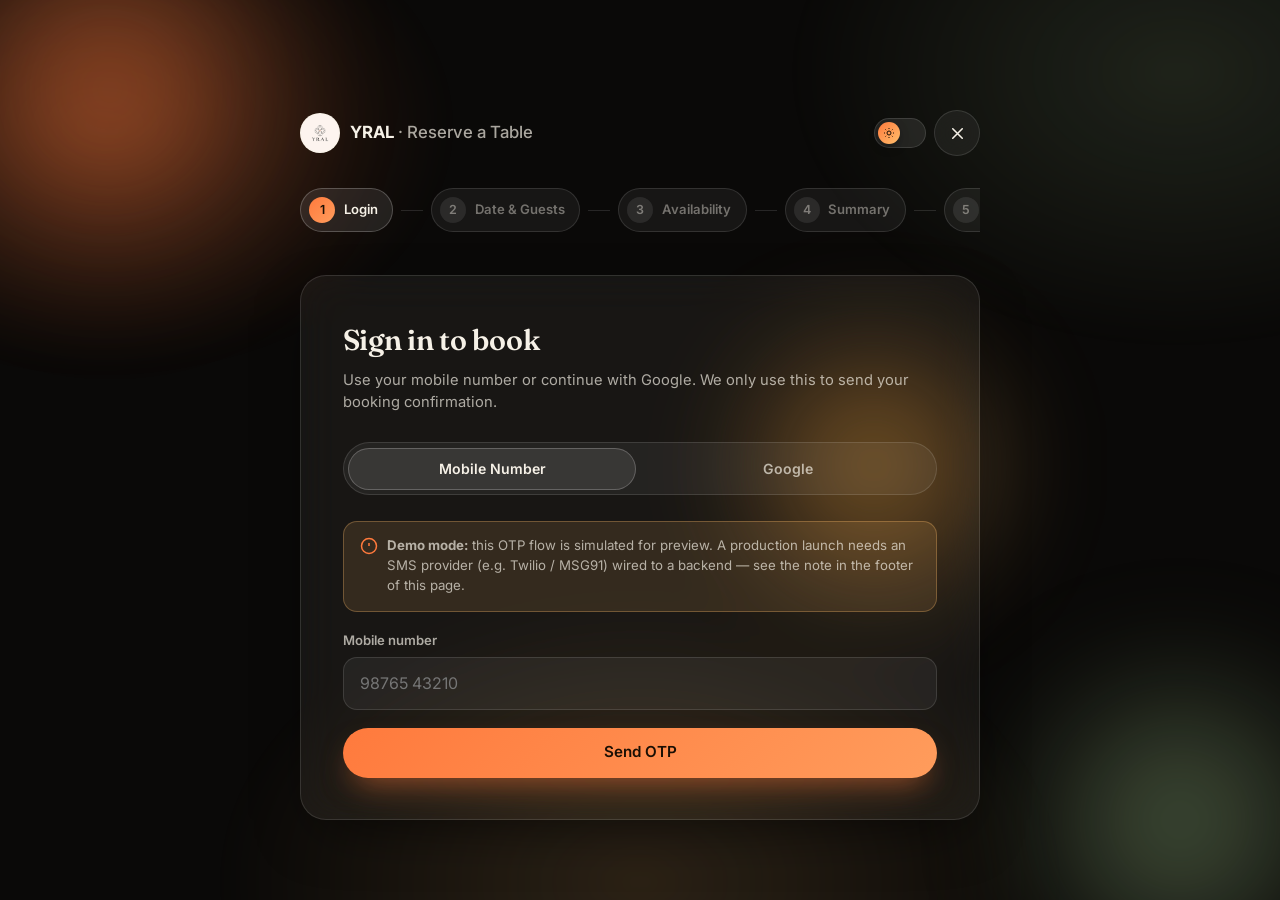
<file: booking.html>
<!DOCTYPE html>
<html lang="en">
<head>
<meta charset="UTF-8">
<meta name="viewport" content="width=device-width, initial-scale=1, viewport-fit=cover">
<title>Reserve a Table — YRAL Cafe</title>
<meta name="description" content="Check live table availability and reserve your table at YRAL Cafe in a few taps.">
<meta name="robots" content="noindex,follow">
<meta name="theme-color" content="#0a0908">
<link rel="icon" href="images/yral-logo.jpg">
<link rel="preconnect" href="https://fonts.googleapis.com">
<link rel="preconnect" href="https://fonts.gstatic.com" crossorigin>
<link href="https://fonts.googleapis.com/css2?family=Fraunces:opsz,wght@9..144,500;9..144,600;9..144,700&family=Inter:wght@400;500;600;700;800&display=swap" rel="stylesheet">
<link rel="stylesheet" href="css/style.css">
<link rel="stylesheet" href="css/booking.css">

<!-- Razorpay Checkout — client-side. See README for production requirements
     (server-side order creation + signature verification). -->
<script src="https://checkout.razorpay.com/v1/checkout.js" defer></script>
<!-- Google Identity Services — for "Continue with Google" -->
<script src="https://accounts.google.com/gsi/client" defer></script>
</head>
<body data-theme="dark">

<div class="bg-mesh" aria-hidden="true">
  <span class="blob blob-1"></span>
  <span class="blob blob-2"></span>
  <span class="blob blob-3"></span>
</div>

<div class="toast-region" id="toastRegion" role="status" aria-live="polite"></div>

<main class="booking-shell">
  <div class="container" style="max-width:760px;">
    <div class="booking-header">
      <a href="index.html" class="brand">
        <span class="brand-mark"><img src="images/yral-logo.jpg" alt="YRAL Cafe"></span>
        <span>YRAL <span style="color:var(--text-dim);font-weight:500;">· Reserve a Table</span></span>
      </a>
      <div style="display:flex;gap:.5rem;align-items:center;">
        <button class="theme-switch" id="themeSwitch" type="button" aria-label="Toggle theme" aria-pressed="false">
          <span class="knob"><svg viewBox="0 0 24 24" fill="none" stroke="currentColor" stroke-width="2"><circle cx="12" cy="12" r="4"/><path d="M12 2v2M12 20v2M4.9 4.9l1.4 1.4M17.7 17.7l1.4 1.4M2 12h2M20 12h2M4.9 19.1l1.4-1.4M17.7 6.3l1.4-1.4"/></svg></span>
        </button>
        <a href="index.html" class="btn-icon" aria-label="Close and return to site">
          <svg viewBox="0 0 24 24" fill="none" stroke="currentColor" stroke-width="2" stroke-linecap="round"><path d="M18 6 6 18M6 6l12 12"/></svg>
        </a>
      </div>
    </div>

    <div class="stepper" id="stepper" aria-label="Booking progress">
      <div class="step-pip active" data-step-pip="1"><span class="num">1</span>Login</div>
      <div class="step-connector"></div>
      <div class="step-pip" data-step-pip="2"><span class="num">2</span>Date &amp; Guests</div>
      <div class="step-connector"></div>
      <div class="step-pip" data-step-pip="3"><span class="num">3</span>Availability</div>
      <div class="step-connector"></div>
      <div class="step-pip" data-step-pip="4"><span class="num">4</span>Summary</div>
      <div class="step-connector"></div>
      <div class="step-pip" data-step-pip="5"><span class="num">5</span>Payment</div>
      <div class="step-connector"></div>
      <div class="step-pip" data-step-pip="6"><span class="num">6</span>Done</div>
    </div>

    <div class="glass-card booking-card">

      <!-- STEP 1 — LOGIN -->
      <section class="step-panel active" data-step="1" aria-labelledby="step1Title">
        <h2 class="step-title" id="step1Title">Sign in to book</h2>
        <p class="step-sub">Use your mobile number or continue with Google. We only use this to send your booking confirmation.</p>

        <div class="login-tabs" role="tablist">
          <button type="button" class="active" data-login-tab="mobile" role="tab" aria-selected="true">Mobile Number</button>
          <button type="button" data-login-tab="google" role="tab" aria-selected="false">Google</button>
        </div>

        <div class="login-panel active" data-login-panel="mobile">
          <div class="otp-note">
            <svg viewBox="0 0 24 24" fill="none" stroke="currentColor" stroke-width="2"><circle cx="12" cy="12" r="10"/><path d="M12 8v4M12 16h.01"/></svg>
            <span><strong>Demo mode:</strong> this OTP flow is simulated for preview. A production launch needs an SMS provider (e.g. Twilio / MSG91) wired to a backend — see the note in the footer of this page.</span>
          </div>
          <div class="form-field" id="fld-mobile">
            <label for="mobileInput">Mobile number</label>
            <input type="tel" id="mobileInput" inputmode="numeric" placeholder="98765 43210" maxlength="10" autocomplete="tel">
            <p class="field-error">Enter a valid 10-digit mobile number.</p>
          </div>
          <button class="btn btn-primary btn-full" id="sendOtpBtn" type="button">
            <span class="spinner" aria-hidden="true"></span>
            <span class="btn-label">Send OTP</span>
          </button>

          <div id="otpStage" style="display:none;margin-top:1.4rem;">
            <label style="display:block;font-size:.82rem;font-weight:600;margin-bottom:.6rem;color:var(--text-dim);">Enter the 4-digit code sent to <span id="otpPhoneEcho" style="color:var(--text);"></span></label>
            <div class="otp-inputs" id="otpInputs">
              <input type="text" inputmode="numeric" maxlength="1" aria-label="OTP digit 1">
              <input type="text" inputmode="numeric" maxlength="1" aria-label="OTP digit 2">
              <input type="text" inputmode="numeric" maxlength="1" aria-label="OTP digit 3">
              <input type="text" inputmode="numeric" maxlength="1" aria-label="OTP digit 4">
            </div>
            <p class="field-error" id="otpError" style="display:none;">Incorrect code. Demo code is shown in the toast — try again.</p>
            <div class="resend-row">
              <span id="resendTimer">Resend code in 30s</span>
              <button type="button" id="resendBtn" disabled>Resend OTP</button>
            </div>
            <button class="btn btn-primary btn-full" id="verifyOtpBtn" type="button" style="margin-top:1.2rem;">
              <span class="spinner" aria-hidden="true"></span>
              <span class="btn-label">Verify &amp; Continue</span>
            </button>
          </div>
        </div>

        <div class="login-panel" data-login-panel="google">
          <div class="otp-note">
            <svg viewBox="0 0 24 24" fill="none" stroke="currentColor" stroke-width="2"><circle cx="12" cy="12" r="10"/><path d="M12 8v4M12 16h.01"/></svg>
            <span>Google sign-in requires a Google Cloud OAuth Client ID (free to create). Until one is configured for this domain, use the demo button below to simulate a Google login.</span>
          </div>
          <div id="googleBtnMount" style="margin-bottom:1rem;"></div>
          <button class="google-btn" id="googleDemoBtn" type="button">
            <svg viewBox="0 0 24 24"><path fill="#4285F4" d="M22.56 12.25c0-.78-.07-1.53-.2-2.25H12v4.26h5.92a5.06 5.06 0 0 1-2.2 3.32v2.77h3.57c2.08-1.92 3.28-4.74 3.28-8.1z"/><path fill="#34A853" d="M12 23c2.97 0 5.46-.98 7.28-2.66l-3.57-2.77c-.99.67-2.26 1.06-3.71 1.06-2.86 0-5.29-1.93-6.16-4.53H2.18v2.84A11 11 0 0 0 12 23z"/><path fill="#FBBC05" d="M5.84 14.1A6.6 6.6 0 0 1 5.5 12c0-.73.12-1.44.34-2.1V7.06H2.18A11 11 0 0 0 1 12c0 1.77.42 3.45 1.18 4.94l3.66-2.84z"/><path fill="#EA4335" d="M12 5.38c1.62 0 3.06.56 4.21 1.64l3.15-3.15C17.45 2.09 14.97 1 12 1a11 11 0 0 0-9.82 6.06l3.66 2.84C6.71 7.3 9.14 5.38 12 5.38z"/></svg>
            <span class="btn-label">Continue with Google (demo)</span>
          </button>
        </div>
      </section>

      <!-- STEP 2 — DATE, TIME, GUESTS -->
      <section class="step-panel" data-step="2" aria-labelledby="step2Title">
        <h2 class="step-title" id="step2Title">When are you visiting?</h2>
        <p class="step-sub">Pick a date, time slot and party size — we'll check live availability against our 9 tables.</p>

        <div class="form-field" id="fld-bookdate">
          <label for="bookDate">Date</label>
          <input type="date" id="bookDate">
          <p class="field-error">Please choose a valid upcoming date.</p>
        </div>

        <label style="display:block;font-size:.82rem;font-weight:600;margin:1.2rem 0 .6rem;color:var(--text-dim);">Time slot</label>
        <div class="slot-grid" id="slotGrid"></div>
        <p class="field-error" id="slotError" style="display:none;margin-bottom:1rem;">Please select a time slot.</p>

        <label style="display:block;font-size:.82rem;font-weight:600;margin:1.4rem 0 .6rem;color:var(--text-dim);">Number of guests</label>
        <div class="guests-control">
          <button type="button" id="guestMinus" aria-label="Decrease guests">−</button>
          <span class="guests-count" id="guestCount">2</span>
          <button type="button" id="guestPlus" aria-label="Increase guests">+</button>
        </div>
        <p class="guests-hint">Up to 12 guests can be booked online (2 tables combined). For 13+, please call us.</p>
        <div class="call-banner" id="largePartyBanner" style="display:none;">
          <svg viewBox="0 0 24 24" fill="none" stroke="currentColor" stroke-width="2"><path d="M22 16.9v3a2 2 0 0 1-2.2 2A19.8 19.8 0 0 1 2.1 4.2 2 2 0 0 1 4.1 2h3a2 2 0 0 1 2 1.7c.1.9.3 1.8.6 2.6a2 2 0 0 1-.5 2.1L8 9.6a16 16 0 0 0 6.4 6.4l1.2-1.2a2 2 0 0 1 2.1-.5c.8.3 1.7.5 2.6.6a2 2 0 0 1 1.7 2Z"/></svg>
          <span>For groups of 13 or more, please call us at <a href="tel:+914012345678" style="color:var(--accent);font-weight:600;">+91 40 1234 5678</a> so our team can arrange seating.</span>
        </div>

        <div class="step-actions">
          <button class="btn btn-glass" data-goto-step="1" type="button">Back</button>
          <button class="btn btn-primary" id="toAvailabilityBtn" type="button">Check Availability</button>
        </div>
      </section>

      <!-- STEP 3 — AVAILABILITY -->
      <section class="step-panel" data-step="3" aria-labelledby="step3Title">
        <h2 class="step-title" id="step3Title">Checking availability…</h2>
        <p class="step-sub">Matching your party size against our live table map.</p>

        <div class="avail-loading" id="availLoading">
          <div class="ring"></div>
          <span>Matching tables for your slot…</span>
        </div>

        <div class="avail-result" id="availOk">
          <div class="avail-ok">
            <div class="table-pick" id="tablePickList"></div>
            <p style="font-size:.85rem;color:var(--text-dim);">Great news — we found a table for you. Continue to review your booking summary.</p>
          </div>
          <div class="step-actions">
            <button class="btn btn-glass" data-goto-step="2" type="button">Back</button>
            <button class="btn btn-primary" data-goto-step="4" type="button">Continue to Summary</button>
          </div>
        </div>

        <div class="avail-result" id="availFail">
          <div class="avail-fail">
            <svg viewBox="0 0 24 24" fill="none" stroke="currentColor" stroke-width="1.6"><circle cx="12" cy="12" r="10"/><path d="M12 8v4M12 16h.01"/></svg>
            <h3 style="font-size:1.05rem;">No tables free at this exact slot</h3>
            <p id="availFailMsg" style="font-size:.87rem;">All matching tables are booked for this time. Try one of these nearby slots:</p>
            <div class="alt-slots" id="altSlots"></div>
          </div>
          <div class="step-actions">
            <button class="btn btn-glass" data-goto-step="2" type="button">Change Date / Time</button>
            <a class="btn btn-primary" href="tel:+914012345678">Call the Cafe</a>
          </div>
        </div>
      </section>

      <!-- STEP 4 — SUMMARY -->
      <section class="step-panel" data-step="4" aria-labelledby="step4Title">
        <h2 class="step-title" id="step4Title">Review your booking</h2>
        <p class="step-sub">Please confirm the details below before paying the confirmation fee.</p>

        <div class="summary-list" id="summaryList"></div>

        <div class="form-field" id="fld-guestname">
          <label for="guestName">Name for the reservation</label>
          <input type="text" id="guestName" autocomplete="name">
          <p class="field-error">Please enter a name.</p>
        </div>
        <div class="form-field" id="fld-guestnotes">
          <label for="guestNotes">Special requests (optional)</label>
          <textarea id="guestNotes" placeholder="Window seat, birthday, allergies…"></textarea>
        </div>

        <div class="step-actions">
          <button class="btn btn-glass" data-goto-step="3" type="button">Back</button>
          <button class="btn btn-primary" data-goto-step="5" id="toPaymentBtn" type="button">Continue to Payment</button>
        </div>
      </section>

      <!-- STEP 5 — PAYMENT -->
      <section class="step-panel" data-step="5" aria-labelledby="step5Title">
        <h2 class="step-title" id="step5Title">Confirm with a small token fee</h2>
        <p class="step-sub">A nominal confirmation fee secures your table. It's adjusted against your final bill.</p>

        <div class="demo-pay-note">
          <svg viewBox="0 0 24 24" fill="none" stroke="currentColor" stroke-width="2"><circle cx="12" cy="12" r="10"/><path d="M12 8v4M12 16h.01"/></svg>
          <span><strong>Sandbox note:</strong> this uses Razorpay's real Checkout.js with a placeholder test key. Replace <code>RAZORPAY_KEY_ID</code> in <code>js/booking.js</code> with your live key to accept real payments — see README for the backend requirement (order creation + signature verification).</span>
        </div>

        <div class="summary-list">
          <div class="summary-row"><span>Confirmation fee</span><span id="feeAmountLabel">₹79</span></div>
        </div>

        <button class="btn btn-primary btn-full" id="payNowBtn" type="button">
          <span class="spinner" aria-hidden="true"></span>
          <span class="btn-label">Pay &amp; Confirm Booking</span>
        </button>
        <div class="step-actions">
          <button class="btn btn-glass btn-full" data-goto-step="4" type="button">Back</button>
        </div>
      </section>

      <!-- STEP 6 — CONFIRMATION -->
      <section class="step-panel" data-step="6" aria-labelledby="step6Title">
        <div class="confirm-check">
          <svg viewBox="0 0 24 24" fill="none" stroke="currentColor" stroke-width="2.4" stroke-linecap="round" stroke-linejoin="round"><path d="M20 6 9 17l-5-5"/></svg>
        </div>
        <h2 class="step-title" id="step6Title" style="text-align:center;">Table Reserved!</h2>
        <p class="step-sub" style="text-align:center;">Your booking is confirmed. We've noted your details below.</p>
        <p class="booking-ref" id="confirmRef"></p>
        <div class="summary-list" id="confirmSummary"></div>
        <div class="step-actions">
          <a class="btn btn-glass btn-full" href="index.html">Back to Home</a>
          <button class="btn btn-primary btn-full" id="newBookingBtn" type="button">Make Another Booking</button>
        </div>
      </section>

    </div>
  </div>
</main>

<script src="js/table-api.js"></script>
<script src="js/booking-logic.js"></script>
<script src="js/booking.js"></script>
</body>
</html>
</file>
<file: css/style.css>
/* ==========================================================================
   YRAL Cafe — Premium Landing Page Styles
   Glass Morphism / Neomorphism / Motion / Animated Gradients
   ========================================================================== */

/* ---------- Reset ---------- */
*,*::before,*::after{box-sizing:border-box;margin:0;padding:0;}
html{scroll-behavior:smooth;-webkit-text-size-adjust:100%;}
body{min-height:100dvh;line-height:1.5;-webkit-font-smoothing:antialiased;text-rendering:optimizeLegibility;overflow-x:hidden;}
img,svg{display:block;max-width:100%;}
button{font:inherit;color:inherit;background:none;border:0;cursor:pointer;}
a{color:inherit;text-decoration:none;}
input,textarea,select{font:inherit;color:inherit;}
ul{list-style:none;}
:focus-visible{outline:2px solid var(--accent);outline-offset:3px;border-radius:6px;}

/* ---------- Theme Tokens ---------- */
:root{
  --accent:#ff7a3d;
  --accent-2:#ffbe6b;
  --accent-3:#8fae7c;
  --radius-lg:26px;
  --radius-md:18px;
  --radius-sm:12px;
  --header-h:78px;
  --ease:cubic-bezier(.22,1,.36,1);
  --shadow-color:0deg 0% 0%;
}

[data-theme="dark"]{
  --bg:#0a0908;
  --bg-2:#111008;
  --surface:rgba(255,255,255,0.055);
  --surface-strong:rgba(255,255,255,0.09);
  --surface-solid:#17150f;
  --border:rgba(255,255,255,0.12);
  --border-strong:rgba(255,255,255,0.22);
  --text:#f6f1e7;
  --text-dim:rgba(246,241,231,0.68);
  --text-faint:rgba(246,241,231,0.42);
  --shadow-1:0 20px 60px -20px rgba(0,0,0,0.65);
  --shadow-glow:0 0 0 1px rgba(255,122,61,0.25),0 20px 50px -15px rgba(255,122,61,0.35);
  --scrollbar:rgba(255,255,255,0.18);
}
[data-theme="light"]{
  --bg:#faf5ec;
  --bg-2:#f2ead9;
  --surface:rgba(255,255,255,0.55);
  --surface-strong:rgba(255,255,255,0.75);
  --surface-solid:#ffffff;
  --border:rgba(20,15,5,0.10);
  --border-strong:rgba(20,15,5,0.18);
  --text:#1c1710;
  --text-dim:rgba(28,23,16,0.66);
  --text-faint:rgba(28,23,16,0.44);
  --shadow-1:0 20px 60px -25px rgba(60,40,10,0.28);
  --shadow-glow:0 0 0 1px rgba(255,122,61,0.3),0 20px 50px -15px rgba(255,122,61,0.28);
  --scrollbar:rgba(20,15,5,0.25);
}

body{
  background:var(--bg);
  color:var(--text);
  font-family:'Inter',system-ui,-apple-system,sans-serif;
  transition:background-color .5s var(--ease),color .5s var(--ease);
}
h1,h2,h3,h4,.font-display{font-family:'Fraunces',Georgia,serif;letter-spacing:-0.01em;}

/* scrollbar */
::-webkit-scrollbar{width:10px;}
::-webkit-scrollbar-track{background:transparent;}
::-webkit-scrollbar-thumb{background:var(--scrollbar);border-radius:99px;}

/* ---------- Skip link ---------- */
.skip-link{
  position:absolute;left:-999px;top:0;z-index:2000;background:var(--accent);color:#150c04;
  padding:.75rem 1.25rem;border-radius:0 0 12px 0;font-weight:600;
}
.skip-link:focus{left:0;}

/* ---------- Layout helpers ---------- */
.section{position:relative;padding:clamp(4rem,8vw,7rem) 0;}
.container{width:100%;max-width:1280px;margin:0 auto;padding:0 clamp(1.1rem,4vw,2.5rem);}
.section-head{max-width:680px;margin:0 auto clamp(2.5rem,5vw,3.5rem);text-align:center;}
.eyebrow{
  display:inline-flex;align-items:center;gap:.5rem;font-size:.78rem;font-weight:600;letter-spacing:.14em;
  text-transform:uppercase;color:var(--accent);margin-bottom:1rem;
}
.eyebrow::before{content:"";width:6px;height:6px;border-radius:50%;background:var(--accent);box-shadow:0 0 0 4px rgba(255,122,61,.18);}
.section-head h2{font-size:clamp(2rem,4.2vw,2.9rem);font-weight:600;line-height:1.12;margin-bottom:.9rem;}
.section-head p{color:var(--text-dim);font-size:clamp(1rem,1.3vw,1.12rem);}

.text-gradient{
  background:linear-gradient(100deg,var(--accent),var(--accent-2) 55%,var(--accent));
  -webkit-background-clip:text;background-clip:text;color:transparent;
}

/* ---------- Buttons ---------- */
.btn{
  --btn-pad-y:.85rem;--btn-pad-x:1.6rem;
  display:inline-flex;align-items:center;justify-content:center;gap:.55rem;
  padding:var(--btn-pad-y) var(--btn-pad-x);border-radius:99px;font-weight:600;font-size:.95rem;
  min-height:48px;position:relative;isolation:isolate;transition:transform .35s var(--ease),box-shadow .35s var(--ease);
  white-space:nowrap;
}
.btn svg{width:18px;height:18px;flex:none;}
.btn:active{transform:scale(.97);}
.btn-primary{
  background:linear-gradient(135deg,var(--accent),#ff9c5c);
  color:#1a0f04;box-shadow:0 14px 30px -10px rgba(255,122,61,.55);
}
.btn-primary:hover{transform:translateY(-3px);box-shadow:0 20px 40px -12px rgba(255,122,61,.65);}
.btn-glass{
  background:var(--surface);border:1px solid var(--border);color:var(--text);
  backdrop-filter:blur(16px) saturate(150%);-webkit-backdrop-filter:blur(16px) saturate(150%);
}
.btn-glass:hover{background:var(--surface-strong);transform:translateY(-3px);border-color:var(--border-strong);}
.btn-sm{padding:.6rem 1.1rem;font-size:.85rem;min-height:38px;}
.btn-icon{
  width:46px;height:46px;padding:0;border-radius:50%;background:var(--surface);border:1px solid var(--border);
  display:inline-flex;align-items:center;justify-content:center;backdrop-filter:blur(14px);
  transition:transform .3s var(--ease),background .3s var(--ease);
}
.btn-icon:hover{transform:translateY(-2px) scale(1.04);background:var(--surface-strong);}
.btn-icon svg{width:19px;height:19px;}
.btn-full{width:100%;}
.btn[disabled]{opacity:.5;cursor:not-allowed;transform:none !important;box-shadow:none !important;}

/* ---------- Cursor glow (desktop) ---------- */
.cursor-glow{
  position:fixed;top:0;left:0;width:420px;height:420px;border-radius:50%;pointer-events:none;z-index:5;
  background:radial-gradient(circle,rgba(255,122,61,.16),transparent 70%);
  transform:translate(-50%,-50%);transition:opacity .3s ease;opacity:0;mix-blend-mode:plus-lighter;
}
.has-cursor .cursor-glow{opacity:1;}

/* ---------- Background mesh / blobs ---------- */
.bg-mesh{
  position:fixed;inset:0;z-index:0;overflow:hidden;pointer-events:none;
}
.bg-mesh::before{
  content:"";position:absolute;inset:-10%;
  background:
    radial-gradient(38% 38% at 15% 20%, rgba(255,122,61,.20), transparent 60%),
    radial-gradient(42% 42% at 85% 15%, rgba(143,174,124,.16), transparent 60%),
    radial-gradient(46% 46% at 50% 90%, rgba(255,190,107,.14), transparent 60%);
  animation:meshDrift 24s ease-in-out infinite alternate;
  filter:blur(10px);
}
@keyframes meshDrift{
  0%{transform:translate3d(0,0,0) scale(1);}
  50%{transform:translate3d(2%,-3%,0) scale(1.08);}
  100%{transform:translate3d(-3%,2%,0) scale(1.02);}
}
.blob{
  position:absolute;border-radius:50%;filter:blur(60px);opacity:.55;will-change:transform;
}
.blob-1{width:420px;height:420px;background:radial-gradient(circle,var(--accent),transparent 70%);top:-120px;left:-100px;animation:floatBlob 18s var(--ease) infinite;}
.blob-2{width:360px;height:360px;background:radial-gradient(circle,var(--accent-3),transparent 70%);bottom:-100px;right:-80px;animation:floatBlob 22s var(--ease) infinite reverse;}
.blob-3{width:300px;height:300px;background:radial-gradient(circle,var(--accent-2),transparent 70%);top:35%;right:20%;animation:floatBlob 26s var(--ease) infinite;}
@keyframes floatBlob{
  0%,100%{transform:translate(0,0) scale(1);}
  33%{transform:translate(40px,-30px) scale(1.1);}
  66%{transform:translate(-30px,25px) scale(.94);}
}

/* particle canvas */
#particles{position:absolute;inset:0;width:100%;height:100%;display:block;}

/* ---------- Navbar ---------- */
.navbar{
  position:fixed;top:0;left:0;right:0;z-index:1000;padding:16px clamp(1rem,4vw,2.5rem);
  transition:padding .35s var(--ease);
}
.navbar-inner{
  max-width:1280px;margin:0 auto;display:flex;align-items:center;justify-content:space-between;gap:1rem;
  padding:.6rem .7rem .6rem 1rem;border-radius:99px;background:var(--surface);border:1px solid var(--border);
  backdrop-filter:blur(22px) saturate(160%);-webkit-backdrop-filter:blur(22px) saturate(160%);
  box-shadow:var(--shadow-1);transition:background .4s var(--ease),box-shadow .4s var(--ease);
}
.navbar.scrolled .navbar-inner{box-shadow:0 12px 40px -18px rgba(0,0,0,.4);}
.brand{display:flex;align-items:center;gap:.65rem;font-weight:700;font-size:1.05rem;}
.brand-mark{width:42px;height:42px;border-radius:50%;overflow:hidden;background:#faf3e8;border:1px solid var(--border);flex:none;}
.brand-mark img{width:100%;height:100%;object-fit:cover;}
.brand-text{display:flex;flex-direction:column;line-height:1.1;}
.brand-text small{font-size:.62rem;letter-spacing:.14em;color:var(--text-dim);font-weight:500;text-transform:uppercase;}
.nav-links{display:flex;align-items:center;gap:.35rem;}
.nav-links a{
  padding:.6rem .95rem;border-radius:99px;font-size:.9rem;font-weight:500;color:var(--text-dim);
  transition:color .25s,background .25s;position:relative;
}
.nav-links a:hover,.nav-links a.active{color:var(--text);background:var(--surface-strong);}
.nav-actions{display:flex;align-items:center;gap:.55rem;}
.nav-toggle{display:none;}

.theme-switch{
  width:52px;height:30px;border-radius:99px;background:var(--surface-strong);border:1px solid var(--border);
  position:relative;flex:none;
}
.theme-switch .knob{
  position:absolute;top:3px;left:3px;width:22px;height:22px;border-radius:50%;
  background:linear-gradient(135deg,var(--accent),var(--accent-2));display:flex;align-items:center;justify-content:center;
  transition:transform .4s var(--ease);box-shadow:0 4px 10px rgba(0,0,0,.3);
}
[data-theme="light"] .theme-switch .knob{transform:translateX(22px);}
.theme-switch svg{width:12px;height:12px;color:#1a0f04;}

/* mobile drawer */
.mobile-drawer{
  position:fixed;inset:0;z-index:1100;visibility:hidden;
}
.mobile-drawer .drawer-backdrop{
  position:absolute;inset:0;background:rgba(0,0,0,.55);opacity:0;transition:opacity .35s var(--ease);
}
.mobile-drawer .drawer-panel{
  position:absolute;top:0;right:0;height:100%;width:min(86vw,360px);
  background:var(--surface-solid);border-left:1px solid var(--border);
  transform:translateX(100%);transition:transform .45s var(--ease);
  padding:1.5rem 1.4rem;display:flex;flex-direction:column;gap:1.6rem;
  box-shadow:-30px 0 60px -20px rgba(0,0,0,.5);
}
.mobile-drawer.open{visibility:visible;}
.mobile-drawer.open .drawer-backdrop{opacity:1;}
.mobile-drawer.open .drawer-panel{transform:translateX(0);}
.drawer-top{display:flex;align-items:center;justify-content:space-between;}
.drawer-links{display:flex;flex-direction:column;gap:.3rem;}
.drawer-links a{padding:.9rem 1rem;border-radius:14px;font-size:1.05rem;font-weight:600;color:var(--text);}
.drawer-links a:hover,.drawer-links a:focus-visible{background:var(--surface);}
.drawer-foot{margin-top:auto;display:flex;flex-direction:column;gap:.8rem;}

/* ---------- Hero ---------- */
.hero{
  position:relative;min-height:100dvh;display:flex;align-items:center;padding-top:calc(var(--header-h)+2rem);
  overflow:hidden;
}
.hero-grid{
  display:grid;grid-template-columns:1.05fr .95fr;gap:clamp(2rem,4vw,3.5rem);align-items:center;width:100%;
}
.hero-badge{
  display:inline-flex;align-items:center;gap:.5rem;padding:.5rem .9rem;border-radius:99px;
  background:var(--surface);border:1px solid var(--border);font-size:.8rem;font-weight:600;margin-bottom:1.4rem;
  backdrop-filter:blur(14px);
}
.hero-badge .dot{width:7px;height:7px;border-radius:50%;background:var(--accent-3);box-shadow:0 0 0 4px rgba(143,174,124,.25);animation:pulseDot 2s infinite;}
@keyframes pulseDot{0%,100%{opacity:1;}50%{opacity:.4;}}
.hero h1{font-size:clamp(2.6rem,6vw,4.4rem);font-weight:600;line-height:1.04;margin-bottom:1.2rem;}
.hero p.lead{font-size:clamp(1.02rem,1.6vw,1.2rem);color:var(--text-dim);max-width:540px;margin-bottom:2rem;}
.hero-ctas{display:flex;flex-wrap:wrap;gap:.9rem;margin-bottom:2.6rem;}
.hero-stats{display:flex;flex-wrap:wrap;gap:clamp(1.2rem,3vw,2.2rem);}
.hero-stat b{display:block;font-family:'Fraunces',serif;font-size:clamp(1.5rem,2.4vw,1.9rem);font-weight:600;}
.hero-stat span{font-size:.8rem;color:var(--text-dim);text-transform:uppercase;letter-spacing:.08em;}

.hero-visual{position:relative;aspect-ratio:4/5;width:100%;max-width:520px;margin-inline:auto;}
.hero-card{
  position:absolute;inset:0;border-radius:32px;overflow:hidden;border:1px solid var(--border-strong);
  box-shadow:var(--shadow-1);
}
.hero-card img{width:100%;height:100%;object-fit:cover;}
.hero-card::after{
  content:"";position:absolute;inset:0;background:linear-gradient(180deg,transparent 55%,rgba(10,8,6,.65));
}
.hero-card-tag{
  position:absolute;left:1.4rem;bottom:1.4rem;right:1.4rem;color:#fff;z-index:2;
}
.hero-card-tag strong{display:block;font-family:'Fraunces',serif;font-size:1.3rem;}
.hero-card-tag span{font-size:.82rem;opacity:.85;}
.floating-chip{
  position:absolute;padding:.85rem 1.1rem;border-radius:18px;background:var(--surface-strong);
  border:1px solid var(--border-strong);backdrop-filter:blur(20px) saturate(160%);box-shadow:var(--shadow-1);
  display:flex;align-items:center;gap:.65rem;font-size:.85rem;font-weight:600;z-index:3;
  animation:floatChip 6s var(--ease) infinite;
}
.floating-chip img{width:36px;height:36px;border-radius:10px;object-fit:cover;}
.chip-1{top:8%;left:-8%;animation-delay:0s;}
.chip-2{bottom:12%;right:-10%;animation-delay:1.2s;}
@keyframes floatChip{0%,100%{transform:translateY(0);}50%{transform:translateY(-14px);}}

.scroll-cue{
  position:absolute;left:50%;bottom:26px;transform:translateX(-50%);display:flex;flex-direction:column;
  align-items:center;gap:.4rem;font-size:.7rem;letter-spacing:.14em;text-transform:uppercase;color:var(--text-faint);
}
.scroll-cue .line{width:1px;height:34px;background:linear-gradient(180deg,var(--text-faint),transparent);position:relative;overflow:hidden;}
.scroll-cue .line::after{content:"";position:absolute;top:0;left:0;width:100%;height:40%;background:var(--accent);animation:scrollLine 2.2s ease-in-out infinite;}
@keyframes scrollLine{0%{transform:translateY(-100%);}100%{transform:translateY(250%);}}

/* ---------- Reveal-on-scroll ---------- */
[data-reveal]{opacity:0;transform:translateY(28px);transition:opacity .8s var(--ease),transform .8s var(--ease);}
[data-reveal].in-view{opacity:1;transform:translateY(0);}
[data-reveal="scale"]{transform:translateY(0) scale(.92);}
[data-reveal="scale"].in-view{transform:scale(1);}
[data-reveal-stagger] > *{transition-delay:calc(var(--i,0) * 90ms);}

/* ---------- Glass Card base ---------- */
.glass-card{
  background:var(--surface);border:1px solid var(--border);border-radius:var(--radius-lg);
  backdrop-filter:blur(20px) saturate(160%);-webkit-backdrop-filter:blur(20px) saturate(160%);
  box-shadow:var(--shadow-1);
}

/* ---------- About ---------- */
.about-grid{display:grid;grid-template-columns:.9fr 1.1fr;gap:clamp(2rem,4vw,3.5rem);align-items:center;}
.about-media{position:relative;border-radius:28px;overflow:hidden;aspect-ratio:1/1.1;box-shadow:var(--shadow-1);border:1px solid var(--border);}
.about-media img{width:100%;height:100%;object-fit:cover;transition:transform .8s var(--ease);}
.about-media:hover img{transform:scale(1.06);}
.about-copy p{color:var(--text-dim);margin-bottom:1.1rem;font-size:1.02rem;}
.about-copy h2{font-size:clamp(1.9rem,3.6vw,2.6rem);font-weight:600;margin-bottom:1.1rem;line-height:1.15;}
.feature-pills{display:grid;grid-template-columns:repeat(3,1fr);gap:.9rem;margin-top:1.8rem;}
.feature-pill{
  padding:1.1rem .9rem;border-radius:18px;text-align:center;background:var(--surface);border:1px solid var(--border);
  transition:transform .35s var(--ease),background .35s;
}
.feature-pill:hover{transform:translateY(-6px);background:var(--surface-strong);}
.feature-pill svg{width:26px;height:26px;color:var(--accent);margin:0 auto .55rem;}
.feature-pill b{display:block;font-size:.88rem;font-weight:700;}
.feature-pill span{font-size:.72rem;color:var(--text-faint);}

/* ---------- Menu section ---------- */
.menu-toolbar{display:flex;flex-wrap:wrap;gap:1rem;align-items:center;justify-content:space-between;margin-bottom:1.8rem;}
.search-wrap{
  position:relative;flex:1 1 260px;max-width:380px;
}
.search-wrap svg{position:absolute;left:1rem;top:50%;transform:translateY(-50%);width:18px;height:18px;color:var(--text-faint);}
.search-wrap input{
  width:100%;padding:.85rem 1rem .85rem 2.6rem;border-radius:99px;border:1px solid var(--border);
  background:var(--surface);color:var(--text);backdrop-filter:blur(14px);
}
.search-wrap input::placeholder{color:var(--text-faint);}
.diet-toggle{display:flex;gap:.5rem;background:var(--surface);border:1px solid var(--border);border-radius:99px;padding:.3rem;}
.diet-toggle button{
  padding:.5rem .95rem;border-radius:99px;font-size:.82rem;font-weight:600;color:var(--text-dim);display:flex;align-items:center;gap:.4rem;
  transition:background .25s,color .25s;
}
.diet-toggle button .veg-dot{width:9px;height:9px;border:2px solid #3fae4a;border-radius:2px;display:inline-block;}
.diet-toggle button .nonveg-dot{width:9px;height:9px;border:2px solid #c93b3b;border-radius:2px;display:inline-block;}
.diet-toggle button .nonveg-dot::after,.diet-toggle button .veg-dot::after{content:"";display:block;width:4px;height:4px;border-radius:50%;margin:auto;}
.diet-toggle button .veg-dot::after{background:#3fae4a;}
.diet-toggle button .nonveg-dot::after{background:#c93b3b;}
.diet-toggle button.active{background:var(--surface-strong);color:var(--text);box-shadow:inset 0 0 0 1px var(--border-strong);}

.category-tabs{display:flex;gap:.6rem;flex-wrap:wrap;margin-bottom:2.2rem;}
.cat-tab{
  padding:.65rem 1.15rem;border-radius:99px;font-size:.86rem;font-weight:600;color:var(--text-dim);
  background:var(--surface);border:1px solid var(--border);transition:all .3s var(--ease);white-space:nowrap;
}
.cat-tab:hover{color:var(--text);}
.cat-tab.active{background:linear-gradient(135deg,var(--accent),#ff9c5c);color:#1a0f04;border-color:transparent;box-shadow:0 10px 25px -10px rgba(255,122,61,.55);}

.menu-grid{display:grid;grid-template-columns:repeat(auto-fill,minmax(270px,1fr));gap:1.4rem;}
.menu-card{
  border-radius:var(--radius-md);overflow:hidden;background:var(--surface);border:1px solid var(--border);
  display:flex;flex-direction:column;transition:transform .4s var(--ease),box-shadow .4s var(--ease),border-color .4s;
  backdrop-filter:blur(16px) saturate(150%);
}
.menu-card:hover{transform:translateY(-8px);box-shadow:var(--shadow-1);border-color:var(--border-strong);}
.menu-card-media{position:relative;aspect-ratio:4/3;overflow:hidden;}
.menu-card-media img{width:100%;height:100%;object-fit:cover;transition:transform .6s var(--ease);}
.menu-card:hover .menu-card-media img{transform:scale(1.08);}
.diet-badge{
  position:absolute;top:.7rem;left:.7rem;width:22px;height:22px;border-radius:5px;border:2px solid #3fae4a;
  background:rgba(10,10,8,.55);display:flex;align-items:center;justify-content:center;
}
.diet-badge.nonveg{border-color:#c93b3b;}
.diet-badge i{width:8px;height:8px;border-radius:50%;background:#3fae4a;}
.diet-badge.nonveg i{background:#c93b3b;border-radius:0;clip-path:polygon(50% 0%,0% 100%,100% 100%);width:10px;height:9px;}
.fav-btn{
  position:absolute;top:.6rem;right:.6rem;width:38px;height:38px;border-radius:50%;background:rgba(10,10,8,.5);
  display:flex;align-items:center;justify-content:center;backdrop-filter:blur(8px);transition:transform .3s var(--ease),background .3s;
}
.fav-btn svg{width:18px;height:18px;color:#fff;transition:all .3s var(--ease);}
.fav-btn:hover{transform:scale(1.1);}
.fav-btn.active svg{color:var(--accent);fill:var(--accent);transform:scale(1.1);}
.menu-card-body{padding:1.1rem 1.2rem 1.3rem;display:flex;flex-direction:column;gap:.5rem;flex:1;}
.menu-card-body h3{font-size:1.05rem;font-weight:700;line-height:1.25;}
.menu-card-body p{font-size:.86rem;color:var(--text-dim);flex:1;}
.menu-card-foot{display:flex;align-items:center;justify-content:space-between;margin-top:.4rem;}
.price-tag{font-family:'Fraunces',serif;font-weight:600;font-size:1.05rem;color:var(--accent);}
.category-chip{font-size:.68rem;text-transform:uppercase;letter-spacing:.08em;color:var(--text-faint);}
.menu-empty{grid-column:1/-1;text-align:center;padding:3.5rem 1rem;color:var(--text-dim);}
.menu-empty svg{width:46px;height:46px;margin:0 auto 1rem;color:var(--text-faint);}

/* favorites floating button + sheet */
.fav-float{
  position:fixed;bottom:22px;right:22px;z-index:900;display:flex;align-items:center;gap:.6rem;
  padding:.85rem 1.25rem;border-radius:99px;background:var(--surface-strong);border:1px solid var(--border-strong);
  backdrop-filter:blur(20px) saturate(160%);box-shadow:var(--shadow-1);transform:translateY(140%);
  transition:transform .5s var(--ease);
}
.fav-float.show{transform:translateY(0);}
.fav-float svg{width:20px;height:20px;color:var(--accent);}
.fav-float .count{
  min-width:22px;height:22px;padding:0 6px;border-radius:99px;background:var(--accent);color:#1a0f04;
  display:inline-flex;align-items:center;justify-content:center;font-size:.75rem;font-weight:700;
}
.sheet-backdrop{position:fixed;inset:0;background:rgba(0,0,0,.55);z-index:1400;opacity:0;visibility:hidden;transition:opacity .35s var(--ease);}
.sheet-backdrop.open{opacity:1;visibility:visible;}
.sheet{
  position:fixed;right:0;top:0;bottom:0;width:min(92vw,420px);z-index:1401;background:var(--surface-solid);
  border-left:1px solid var(--border);transform:translateX(100%);transition:transform .45s var(--ease);
  display:flex;flex-direction:column;box-shadow:-30px 0 60px -20px rgba(0,0,0,.5);
}
.sheet.open{transform:translateX(0);}
.sheet-head{display:flex;align-items:center;justify-content:space-between;padding:1.4rem 1.4rem 1rem;border-bottom:1px solid var(--border);}
.sheet-head h3{font-size:1.2rem;}
.sheet-list{flex:1;overflow-y:auto;padding:1rem 1.4rem;display:flex;flex-direction:column;gap:.9rem;}
.sheet-item{display:flex;gap:.8rem;align-items:center;padding:.7rem;border-radius:16px;background:var(--surface);border:1px solid var(--border);}
.sheet-item img{width:56px;height:56px;border-radius:12px;object-fit:cover;flex:none;}
.sheet-item .info{flex:1;min-width:0;}
.sheet-item .info h4{font-size:.9rem;font-weight:600;white-space:nowrap;overflow:hidden;text-overflow:ellipsis;}
.sheet-item .info span{font-size:.78rem;color:var(--text-dim);}
.sheet-item button{width:32px;height:32px;border-radius:50%;background:var(--surface-strong);flex:none;}
.sheet-item button svg{width:15px;height:15px;}
.sheet-empty{padding:3rem 1.4rem;text-align:center;color:var(--text-dim);}
.sheet-foot{padding:1.2rem 1.4rem;border-top:1px solid var(--border);display:flex;flex-direction:column;gap:.8rem;}
.sheet-foot .row{display:flex;justify-content:space-between;font-weight:600;}

/* ---------- Gallery ---------- */
.gallery-grid{
  display:grid;grid-template-columns:repeat(4,1fr);grid-auto-rows:170px;gap:.9rem;
}
.gallery-item{position:relative;border-radius:20px;overflow:hidden;cursor:pointer;border:1px solid var(--border);}
.gallery-item img{width:100%;height:100%;object-fit:cover;transition:transform .6s var(--ease);}
.gallery-item:hover img{transform:scale(1.09);}
.gallery-item::after{content:"";position:absolute;inset:0;background:linear-gradient(180deg,transparent 55%,rgba(0,0,0,.55));opacity:0;transition:opacity .35s;}
.gallery-item:hover::after{opacity:1;}
.gallery-item .g-cap{position:absolute;left:.9rem;bottom:.8rem;right:.9rem;color:#fff;font-size:.8rem;font-weight:600;opacity:0;transform:translateY(6px);transition:all .35s var(--ease);}
.gallery-item:hover .g-cap{opacity:1;transform:translateY(0);}
.g-big{grid-column:span 2;grid-row:span 2;}
.g-wide{grid-column:span 2;}

.lightbox{position:fixed;inset:0;z-index:1500;display:flex;align-items:center;justify-content:center;opacity:0;visibility:hidden;transition:opacity .35s var(--ease);}
.lightbox.open{opacity:1;visibility:visible;}
.lightbox-backdrop{position:absolute;inset:0;background:rgba(5,4,3,.9);}
.lightbox-stage{position:relative;z-index:2;max-width:min(90vw,880px);max-height:82vh;width:100%;}
.lightbox-stage img{width:100%;height:100%;max-height:82vh;object-fit:contain;border-radius:16px;}
.lightbox-cap{text-align:center;color:#fff;margin-top:1rem;font-size:.95rem;opacity:.85;}
.lightbox-close,.lightbox-nav{
  position:absolute;width:48px;height:48px;border-radius:50%;background:rgba(255,255,255,.1);border:1px solid rgba(255,255,255,.2);
  display:flex;align-items:center;justify-content:center;color:#fff;backdrop-filter:blur(10px);z-index:3;
}
.lightbox-close{top:22px;right:22px;}
.lightbox-nav.prev{left:14px;top:50%;transform:translateY(-50%);}
.lightbox-nav.next{right:14px;top:50%;transform:translateY(-50%);}
.lightbox-nav svg,.lightbox-close svg{width:20px;height:20px;}

/* ---------- Visit / Contact ---------- */
.visit-grid{display:grid;grid-template-columns:1fr 1fr;gap:clamp(1.6rem,3vw,2.4rem);align-items:stretch;}
.visit-card{padding:clamp(1.6rem,3vw,2.4rem);}
.info-row{display:flex;gap:1rem;align-items:flex-start;padding:1rem 0;border-bottom:1px solid var(--border);}
.info-row:last-child{border-bottom:0;}
.info-row .ic{width:44px;height:44px;border-radius:14px;background:var(--surface-strong);display:flex;align-items:center;justify-content:center;flex:none;}
.info-row .ic svg{width:20px;height:20px;color:var(--accent);}
.info-row h4{font-size:.95rem;font-weight:700;margin-bottom:.2rem;}
.info-row p,.info-row a{font-size:.87rem;color:var(--text-dim);}
.hours-table{width:100%;font-size:.88rem;}
.hours-table tr{border-bottom:1px solid var(--border);}
.hours-table tr:last-child{border-bottom:0;}
.hours-table td{padding:.55rem 0;color:var(--text-dim);}
.hours-table td:last-child{text-align:right;color:var(--text);font-weight:600;}
.hours-table tr.today td{color:var(--accent);}

.form-field{margin-bottom:1.1rem;position:relative;}
.form-field label{display:block;font-size:.82rem;font-weight:600;margin-bottom:.4rem;color:var(--text-dim);}
.form-field input,.form-field select,.form-field textarea{
  width:100%;padding:.85rem 1rem;border-radius:14px;border:1px solid var(--border);background:var(--surface);
  color:var(--text);transition:border-color .25s,background .25s;
}
.form-field input:focus,.form-field select:focus,.form-field textarea:focus{border-color:var(--accent);background:var(--surface-strong);}
.form-field textarea{resize:vertical;min-height:90px;}
.form-row-2{display:grid;grid-template-columns:1fr 1fr;gap:1rem;}
.field-error{font-size:.76rem;color:#ff6b6b;margin-top:.35rem;display:none;}
.form-field.invalid input,.form-field.invalid select,.form-field.invalid textarea{border-color:#ff6b6b;}
.form-field.invalid .field-error{display:block;}
.form-status{
  margin-top:1rem;padding:.9rem 1rem;border-radius:14px;font-size:.88rem;display:none;align-items:center;gap:.6rem;
}
.form-status.show{display:flex;}
.form-status.success{background:rgba(63,174,74,.14);color:#7fd88a;border:1px solid rgba(63,174,74,.3);}
.form-status.error{background:rgba(201,59,59,.14);color:#ff9d9d;border:1px solid rgba(201,59,59,.3);}
.form-status svg{width:18px;height:18px;flex:none;}
.spinner{width:16px;height:16px;border-radius:50%;border:2px solid rgba(26,15,4,.3);border-top-color:#1a0f04;animation:spin .7s linear infinite;display:none;}
.btn.loading .spinner{display:inline-block;}
.btn.loading .btn-label{opacity:.6;}
@keyframes spin{to{transform:rotate(360deg);}}

.map-embed{border-radius:20px;overflow:hidden;border:1px solid var(--border);aspect-ratio:16/9;position:relative;box-shadow:var(--shadow-1);}
.map-embed iframe{width:100%;height:100%;border:0;filter:grayscale(.15) contrast(1.05);}
[data-theme="dark"] .map-embed iframe{filter:grayscale(.2) invert(.9) contrast(.9) hue-rotate(180deg);}

/* toast */
.toast-region{position:fixed;top:calc(var(--header-h)+16px);right:16px;z-index:2000;display:flex;flex-direction:column;gap:.6rem;}
.toast{
  padding:.9rem 1.2rem;border-radius:14px;background:var(--surface-solid);border:1px solid var(--border-strong);
  box-shadow:var(--shadow-1);font-size:.87rem;display:flex;align-items:center;gap:.6rem;min-width:240px;
  animation:toastIn .4s var(--ease);
}
.toast svg{width:18px;height:18px;color:var(--accent);flex:none;}
@keyframes toastIn{from{opacity:0;transform:translateX(30px);}to{opacity:1;transform:translateX(0);}}
.toast.out{animation:toastOut .35s var(--ease) forwards;}
@keyframes toastOut{to{opacity:0;transform:translateX(30px);}}

/* ---------- Footer ---------- */
footer{border-top:1px solid var(--border);padding:3.2rem 0 1.6rem;position:relative;z-index:1;}
.footer-grid{display:grid;grid-template-columns:1.4fr 1fr 1fr 1fr;gap:2.2rem;margin-bottom:2.4rem;}
.footer-brand p{color:var(--text-dim);font-size:.9rem;margin:1rem 0 1.2rem;max-width:280px;}
.footer-col h5{font-size:.85rem;font-weight:700;margin-bottom:1rem;text-transform:uppercase;letter-spacing:.06em;}
.footer-col a{display:block;padding:.4rem 0;font-size:.88rem;color:var(--text-dim);transition:color .2s;}
.footer-col a:hover{color:var(--accent);}
.social-row{display:flex;gap:.6rem;margin-top:1rem;}
.footer-bottom{display:flex;flex-wrap:wrap;gap:1rem;justify-content:space-between;align-items:center;padding-top:1.6rem;border-top:1px solid var(--border);font-size:.8rem;color:var(--text-faint);}

/* back to top */
.to-top{
  position:fixed;bottom:22px;left:22px;z-index:900;opacity:0;visibility:hidden;transform:translateY(20px);
  transition:all .4s var(--ease);
}
.to-top.show{opacity:1;visibility:visible;transform:translateY(0);}

/* ---------- Responsive ---------- */
@media (max-width:1024px){
  .about-grid,.visit-grid{grid-template-columns:1fr;}
  .about-media{max-width:460px;margin:0 auto;}
  .gallery-grid{grid-template-columns:repeat(3,1fr);grid-auto-rows:150px;}
  .footer-grid{grid-template-columns:1.2fr 1fr 1fr;}
}
@media (max-width:900px){
  .hero{align-items:flex-start;padding-top:calc(var(--header-h) + 3.2rem);padding-bottom:3rem;}
  .hero-grid{grid-template-columns:1fr;text-align:center;}
  .hero p.lead{margin-inline:auto;}
  .hero-ctas,.hero-stats{justify-content:center;}
  .hero-visual{margin-top:1rem;}
  .nav-links{display:none;}
  .nav-toggle{display:inline-flex;}
  .feature-pills{grid-template-columns:repeat(3,1fr);}
}
@media (max-width:768px){
  .footer-grid{grid-template-columns:1fr 1fr;}
  .gallery-grid{grid-template-columns:repeat(2,1fr);}
  .g-big{grid-column:span 2;grid-row:span 1;}
  .g-wide{grid-column:span 2;}
  .form-row-2{grid-template-columns:1fr;}
}
@media (max-width:640px){
  .footer-grid{grid-template-columns:1fr 1fr;}
  .menu-toolbar{flex-direction:column;align-items:stretch;}
  .search-wrap{max-width:none;}
  .hero{padding-top:calc(var(--header-h) + 2.4rem);}
  .hero h1{font-size:clamp(2.1rem,8vw,2.8rem);}
  .feature-pills{grid-template-columns:repeat(3,1fr);gap:.6rem;}
  .feature-pill{padding:.8rem .5rem;}
  .fav-float span.label{display:none;}
}
@media (max-width:420px){
  .gallery-grid{grid-template-columns:repeat(2,1fr);grid-auto-rows:130px;}
  .hero-visual{max-width:340px;}
}

/* ---------- Reduced motion ---------- */
@media (prefers-reduced-motion:reduce){
  *{animation-duration:.001ms !important;animation-iteration-count:1 !important;transition-duration:.001ms !important;scroll-behavior:auto !important;}
  [data-reveal]{opacity:1;transform:none;}
}
</file>
<file: css/booking.css>
/* ==========================================================================
   YRAL Cafe — Booking Engine styles (extends css/style.css tokens)
   ========================================================================== */

.booking-shell{min-height:100dvh;padding:calc(var(--header-h) + 2rem) 0 4rem;position:relative;z-index:1;}
.booking-header{display:flex;align-items:center;justify-content:space-between;margin-bottom:2rem;flex-wrap:wrap;gap:1rem;}
.booking-header .brand{font-weight:700;font-size:1.05rem;display:flex;align-items:center;gap:.6rem;}
.booking-header .brand-mark{width:40px;height:40px;border-radius:50%;overflow:hidden;border:1px solid var(--border);}
.booking-header .brand-mark img{width:100%;height:100%;object-fit:cover;}

/* Stepper */
.stepper{display:flex;align-items:center;gap:.5rem;margin-bottom:2.4rem;overflow-x:auto;padding-bottom:.3rem;}
.step-pip{
  display:flex;align-items:center;gap:.55rem;padding:.5rem .9rem .5rem .5rem;border-radius:99px;background:var(--surface);
  border:1px solid var(--border);white-space:nowrap;flex:none;font-size:.82rem;font-weight:600;color:var(--text-faint);
  transition:all .35s var(--ease);
}
.step-pip .num{
  width:26px;height:26px;border-radius:50%;background:var(--surface-strong);display:flex;align-items:center;justify-content:center;
  font-size:.78rem;flex:none;transition:all .35s var(--ease);
}
.step-pip.active{color:var(--text);border-color:var(--border-strong);background:var(--surface-strong);}
.step-pip.active .num{background:linear-gradient(135deg,var(--accent),#ff9c5c);color:#1a0f04;}
.step-pip.done .num{background:var(--accent-3);color:#0c1408;}
.step-pip.done{color:var(--text-dim);}
.step-connector{width:22px;height:1px;background:var(--border);flex:none;}

.booking-card{
  max-width:720px;margin:0 auto;padding:clamp(1.6rem,4vw,2.6rem);
}
.step-panel{display:none;}
.step-panel.active{display:block;animation:stepIn .5s var(--ease);}
@keyframes stepIn{from{opacity:0;transform:translateY(14px);}to{opacity:1;transform:translateY(0);}}
.step-title{font-size:clamp(1.4rem,2.6vw,1.8rem);font-weight:600;margin-bottom:.5rem;}
.step-sub{color:var(--text-dim);font-size:.92rem;margin-bottom:1.8rem;}

/* Login step */
.login-tabs{display:flex;gap:.5rem;background:var(--surface);border:1px solid var(--border);border-radius:99px;padding:.3rem;margin-bottom:1.6rem;}
.login-tabs button{flex:1;padding:.65rem 1rem;border-radius:99px;font-size:.88rem;font-weight:600;color:var(--text-dim);transition:all .3s var(--ease);}
.login-tabs button.active{background:var(--surface-strong);color:var(--text);box-shadow:inset 0 0 0 1px var(--border-strong);}
.login-panel{display:none;}
.login-panel.active{display:block;}
.otp-note{
  display:flex;gap:.6rem;align-items:flex-start;padding:.9rem 1rem;border-radius:14px;background:rgba(255,190,107,.12);
  border:1px solid rgba(255,190,107,.3);font-size:.83rem;color:var(--text-dim);margin-bottom:1.2rem;
}
.otp-note svg{width:18px;height:18px;flex:none;color:var(--accent);margin-top:1px;}
.otp-inputs{display:flex;gap:.6rem;margin-bottom:.4rem;}
.otp-inputs input{
  width:100%;aspect-ratio:1;text-align:center;font-size:1.3rem;font-weight:700;border-radius:14px;
  border:1px solid var(--border);background:var(--surface);color:var(--text);
}
.otp-inputs input:focus{border-color:var(--accent);}
.resend-row{display:flex;justify-content:space-between;align-items:center;font-size:.82rem;color:var(--text-faint);margin-top:.8rem;}
.resend-row button{color:var(--accent);font-weight:600;}
.resend-row button[disabled]{color:var(--text-faint);cursor:not-allowed;}
.google-btn{
  display:flex;align-items:center;justify-content:center;gap:.7rem;width:100%;padding:.9rem 1rem;border-radius:14px;
  background:var(--surface-solid);border:1px solid var(--border-strong);font-weight:600;font-size:.92rem;color:var(--text);
  transition:all .3s var(--ease);
}
.google-btn:hover{background:var(--surface-strong);transform:translateY(-2px);}
.google-btn svg{width:20px;height:20px;flex:none;}
.demo-badge{
  display:inline-flex;align-items:center;gap:.4rem;font-size:.7rem;font-weight:700;letter-spacing:.06em;text-transform:uppercase;
  padding:.3rem .6rem;border-radius:99px;background:rgba(255,122,61,.16);color:var(--accent);margin-bottom:1rem;
}

/* Guests stepper */
.guests-control{display:flex;align-items:center;justify-content:center;gap:1.4rem;padding:1.4rem;border-radius:18px;background:var(--surface);border:1px solid var(--border);margin-bottom:.5rem;}
.guests-control button{width:46px;height:46px;border-radius:50%;background:var(--surface-strong);border:1px solid var(--border);font-size:1.3rem;font-weight:700;}
.guests-control button[disabled]{opacity:.4;}
.guests-count{font-family:'Fraunces',serif;font-size:2rem;font-weight:600;min-width:60px;text-align:center;}
.guests-hint{text-align:center;font-size:.8rem;color:var(--text-faint);margin-bottom:1.6rem;}
.call-banner{
  display:flex;gap:.8rem;align-items:flex-start;padding:1rem 1.1rem;border-radius:16px;background:rgba(201,59,59,.1);
  border:1px solid rgba(201,59,59,.28);margin-top:1rem;font-size:.87rem;
}
.call-banner svg{width:20px;height:20px;color:#ff8a8a;flex:none;}

.slot-grid{display:grid;grid-template-columns:repeat(4,1fr);gap:.65rem;margin-bottom:.6rem;}
.slot-btn{padding:.7rem .5rem;border-radius:12px;background:var(--surface);border:1px solid var(--border);font-size:.82rem;font-weight:600;color:var(--text-dim);transition:all .25s var(--ease);}
.slot-btn.active{background:linear-gradient(135deg,var(--accent),#ff9c5c);color:#1a0f04;border-color:transparent;}
.slot-btn[disabled]{opacity:.35;text-decoration:line-through;cursor:not-allowed;}

/* Availability step */
.avail-loading{display:flex;flex-direction:column;align-items:center;gap:1rem;padding:3rem 1rem;color:var(--text-dim);}
.avail-loading .ring{width:44px;height:44px;border-radius:50%;border:3px solid var(--border);border-top-color:var(--accent);animation:spin .8s linear infinite;}
.avail-result{display:none;}
.avail-result.show{display:block;}
.avail-ok{display:flex;flex-direction:column;gap:1rem;}
.table-pick{display:flex;gap:1rem;flex-wrap:wrap;}
.table-chip{
  flex:1;min-width:160px;padding:1rem;border-radius:16px;background:var(--surface);border:1px solid var(--border-strong);
  display:flex;flex-direction:column;gap:.3rem;
}
.table-chip b{font-size:1rem;}
.table-chip span{font-size:.8rem;color:var(--text-dim);}
.avail-fail{display:flex;flex-direction:column;align-items:center;text-align:center;gap:.9rem;padding:1.5rem 1rem;color:var(--text-dim);}
.avail-fail svg{width:42px;height:42px;color:var(--text-faint);}
.alt-slots{display:flex;flex-wrap:wrap;gap:.6rem;justify-content:center;margin-top:.5rem;}

/* Summary step */
.summary-list{display:flex;flex-direction:column;border-radius:16px;background:var(--surface);border:1px solid var(--border);overflow:hidden;margin-bottom:1.4rem;}
.summary-row{display:flex;justify-content:space-between;padding:.9rem 1.1rem;border-bottom:1px solid var(--border);font-size:.9rem;}
.summary-row:last-child{border-bottom:0;}
.summary-row span:first-child{color:var(--text-dim);}
.summary-row span:last-child{font-weight:600;text-align:right;}
.fee-row{background:var(--surface-strong);}
.fee-row span:last-child{color:var(--accent);font-family:'Fraunces',serif;font-size:1.15rem;}

/* Confirmation */
.confirm-check{
  width:84px;height:84px;border-radius:50%;background:rgba(63,174,74,.14);border:1px solid rgba(63,174,74,.35);
  display:flex;align-items:center;justify-content:center;margin:0 auto 1.4rem;animation:popIn .5s var(--ease);
}
.confirm-check svg{width:38px;height:38px;color:#3fae4a;}
@keyframes popIn{from{transform:scale(.5);opacity:0;}to{transform:scale(1);opacity:1;}}
.booking-ref{
  text-align:center;font-family:'Fraunces',serif;font-size:1.7rem;font-weight:600;letter-spacing:.02em;color:var(--accent);
  margin:.4rem 0 1.4rem;
}

.step-actions{display:flex;gap:.9rem;margin-top:1.8rem;}
.step-actions .btn{flex:1;}

.demo-pay-note{
  padding:1rem 1.1rem;border-radius:14px;background:rgba(255,190,107,.12);border:1px solid rgba(255,190,107,.3);
  font-size:.83rem;color:var(--text-dim);margin-bottom:1.2rem;display:flex;gap:.6rem;
}
.demo-pay-note svg{width:18px;height:18px;flex:none;color:var(--accent);margin-top:1px;}

@media (max-width:640px){
  .slot-grid{grid-template-columns:repeat(2,1fr);}
  .otp-inputs input{font-size:1.1rem;}
  .step-actions{flex-direction:column-reverse;}
}
</file>
